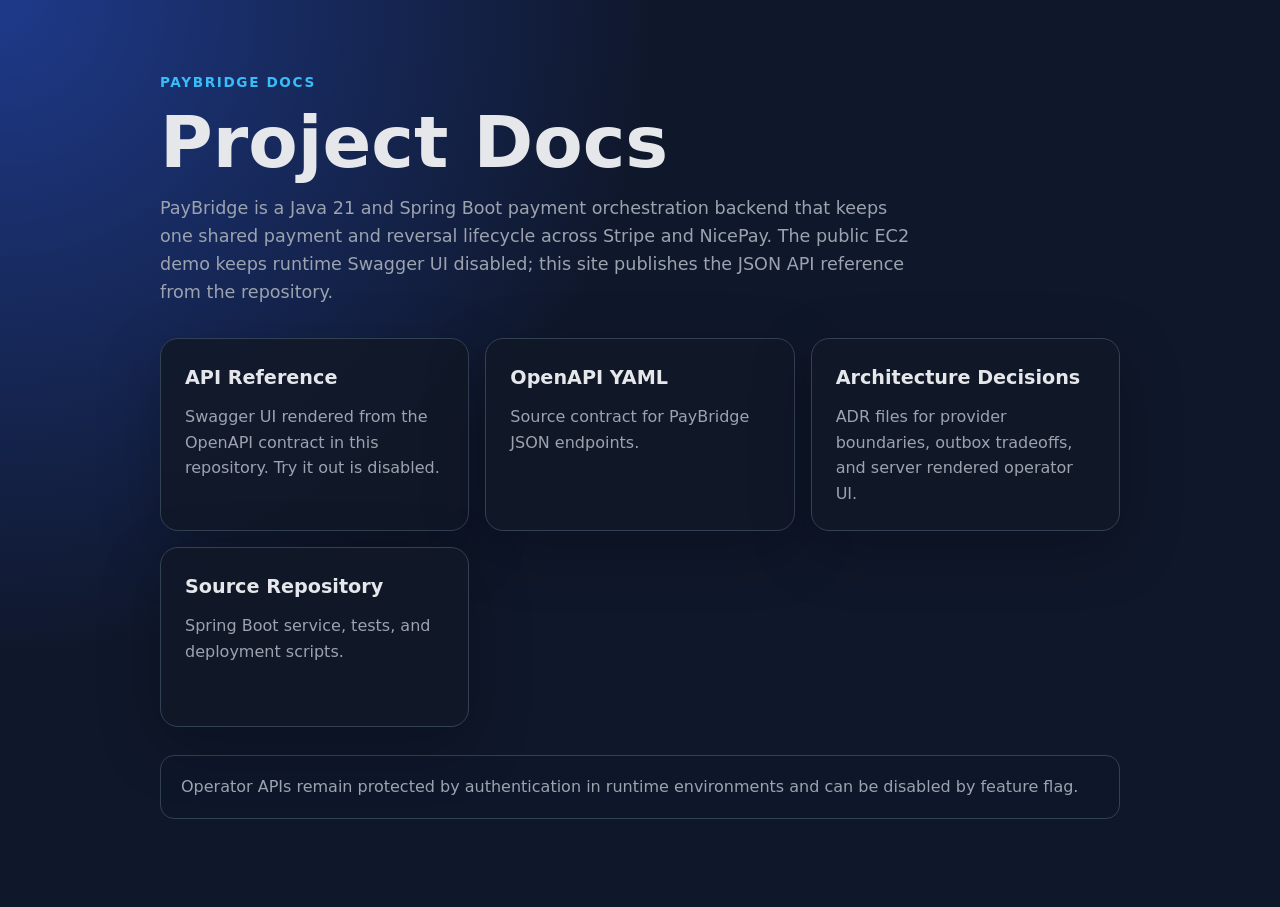
<file: docs/index.html>
<!doctype html>
<html lang="en">
<head>
  <meta charset="utf-8" />
  <meta name="viewport" content="width=device-width, initial-scale=1" />
  <title>PayBridge Project Docs</title>
  <style>
    :root {
      color-scheme: light dark;
      --bg: #0f172a;
      --panel: #111827;
      --text: #e5e7eb;
      --muted: #9ca3af;
      --link: #93c5fd;
      --border: #334155;
      --accent: #38bdf8;
    }

    * {
      box-sizing: border-box;
    }

    body {
      margin: 0;
      font-family: ui-sans-serif, system-ui, -apple-system, BlinkMacSystemFont, "Segoe UI", sans-serif;
      background: radial-gradient(circle at top left, #1e3a8a 0, var(--bg) 42%);
      color: var(--text);
      line-height: 1.6;
    }

    main {
      width: min(960px, calc(100% - 32px));
      margin: 0 auto;
      padding: 72px 0;
    }

    .eyebrow {
      color: var(--accent);
      font-size: 0.85rem;
      font-weight: 700;
      letter-spacing: 0.12em;
      text-transform: uppercase;
    }

    h1 {
      margin: 12px 0 16px;
      font-size: clamp(2.25rem, 6vw, 4.5rem);
      line-height: 1;
    }

    .lead {
      max-width: 760px;
      margin: 0 0 32px;
      color: var(--muted);
      font-size: 1.1rem;
    }

    .cards {
      display: grid;
      grid-template-columns: repeat(auto-fit, minmax(240px, 1fr));
      gap: 16px;
    }

    .card {
      display: block;
      min-height: 180px;
      padding: 24px;
      border: 1px solid var(--border);
      border-radius: 18px;
      background: color-mix(in srgb, var(--panel) 86%, transparent);
      color: inherit;
      text-decoration: none;
      box-shadow: 0 18px 60px rgba(0, 0, 0, 0.25);
    }

    .card:hover,
    .card:focus-visible {
      border-color: var(--accent);
      outline: none;
    }

    .card strong {
      display: block;
      margin-bottom: 10px;
      font-size: 1.2rem;
    }

    .card span {
      color: var(--muted);
    }

    .note {
      margin-top: 28px;
      padding: 18px 20px;
      border: 1px solid var(--border);
      border-radius: 14px;
      color: var(--muted);
      background: rgba(15, 23, 42, 0.72);
    }

    a {
      color: var(--link);
    }
  </style>
</head>
<body>
  <main>
    <div class="eyebrow">PayBridge docs</div>
    <h1>Project Docs</h1>
    <p class="lead">
      PayBridge is a Java 21 and Spring Boot payment orchestration backend that keeps one shared payment and reversal lifecycle across Stripe and NicePay. The public EC2 demo keeps runtime Swagger UI disabled; this site publishes the JSON API reference from the repository.
    </p>

    <section class="cards" aria-label="Documentation links">
      <a class="card" href="./api/">
        <strong>API Reference</strong>
        <span>Swagger UI rendered from the OpenAPI contract in this repository. Try it out is disabled.</span>
      </a>
      <a class="card" href="./openapi/paybridge-public.yaml">
        <strong>OpenAPI YAML</strong>
        <span>Source contract for PayBridge JSON endpoints.</span>
      </a>
      <a class="card" href="https://github.com/jinwoo-park-dev/paybridge/tree/main/docs/adr">
        <strong>Architecture Decisions</strong>
        <span>ADR files for provider boundaries, outbox tradeoffs, and server rendered operator UI.</span>
      </a>
      <a class="card" href="https://github.com/jinwoo-park-dev/paybridge">
        <strong>Source Repository</strong>
        <span>Spring Boot service, tests, and deployment scripts.</span>
      </a>
    </section>

    <p class="note">
      Operator APIs remain protected by authentication in runtime environments and can be disabled by feature flag.
    </p>
  </main>
</body>
</html>
</file>
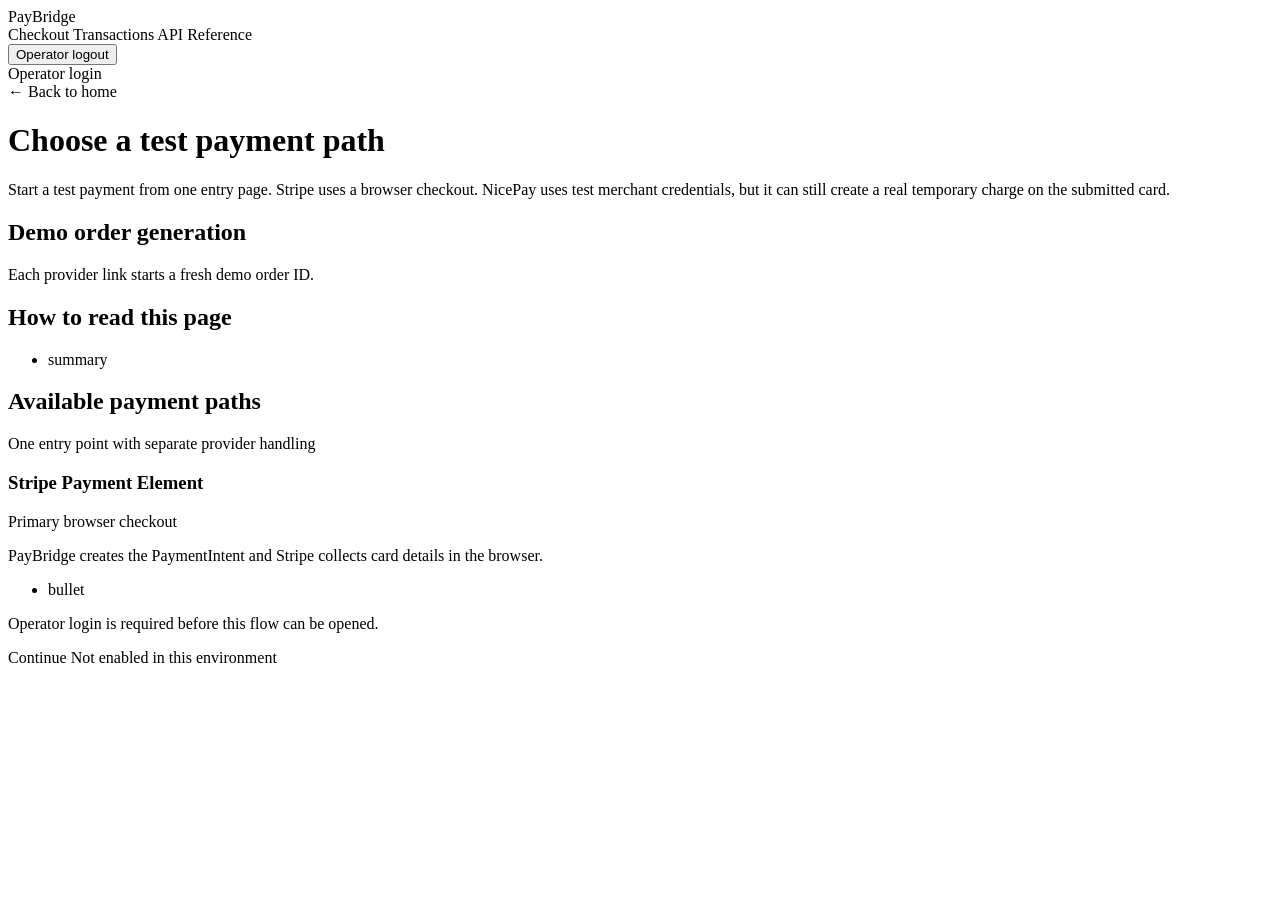
<file: src/main/resources/templates/checkout/index.html>
<!DOCTYPE html>
<html lang="en" xmlns:th="http://www.thymeleaf.org">
<head>
    <meta charset="UTF-8">
    <meta name="viewport" content="width=device-width, initial-scale=1.0">
    <title>PayBridge</title>
    <link rel="stylesheet" th:href="@{/css/app.css}">
    <script defer th:src="@{/js/app.js}"></script>
</head>
<body>
<div class="page-shell page-shell--narrow">
    <nav class="top-nav top-nav--inner">
        <a class="top-nav__brand" th:href="@{/}">PayBridge</a>
        <div class="top-nav__links">
            <a th:href="@{/checkout}">Checkout</a>
            <a th:if="${operatorAuthenticated}" th:href="@{/ops/transactions/search}">Transactions</a>
            <a th:if="${apiReferenceEnabled}" th:href="@{/swagger-ui/index.html}">API Reference</a>
            <form th:if="${operatorAuthenticated}" class="top-nav__logout-form" th:action="@{/operator/logout}" method="post">
                <button class="top-nav__logout-button" type="submit">Operator logout</button>
            </form>
            <a th:unless="${operatorAuthenticated}" th:href="${operatorLoginUrl}">Operator login</a>
        </div>
    </nav>

    <header class="section-hero">
        <a class="back-link" th:href="@{/}">← Back to home</a>
        <h1 th:text="${pageTitle}">Choose a test payment path</h1>
        <p class="muted">
            Start a test payment from one entry page. Stripe uses a browser checkout. NicePay uses test merchant credentials, but it can still create a real temporary charge on the submitted card.
        </p>
    </header>

    <section class="card card--wide card--soft">
        <div class="detail-grid">
            <article>
                <h2>Demo order generation</h2>
                <p class="muted" th:text="${demoOrderNote}">Each provider link starts a fresh demo order ID.</p>
            </article>
            <article>
                <h2>How to read this page</h2>
                <ul class="list">
                    <li th:each="item : ${selectionNotes}" th:text="${item}">summary</li>
                </ul>
            </article>
        </div>
    </section>

    <section class="card card--wide">
        <div class="table-header">
            <h2>Available payment paths</h2>
            <span class="muted">One entry point with separate provider handling</span>
        </div>

        <div class="provider-grid">
            <article class="provider-card" th:each="option : ${checkoutOptions}">
                <div class="table-header">
                    <h3 th:text="${option.title}">Stripe Payment Element</h3>
                    <span class="status-pill" th:text="${option.badge}">Primary browser checkout</span>
                </div>

                <p class="muted" th:text="${option.description}">
                    PayBridge creates the PaymentIntent and Stripe collects card details in the browser.
                </p>

                <ul class="list">
                    <li th:each="bullet : ${option.bullets}" th:text="${bullet}">bullet</li>
                </ul>

                <p class="muted" th:if="${option.operatorOnly}">
                    Operator login is required before this flow can be opened.
                </p>

                <div class="actions">
                    <a class="button button--primary"
                       th:if="${option.enabled}"
                       th:href="${option.actionUrl}"
                       th:text="${option.buttonLabel}">
                        Continue
                    </a>

                    <span class="status status--inactive" th:unless="${option.enabled}" th:text="${option.unavailableMessage}">
                        Not enabled in this environment
                    </span>
                </div>
            </article>
        </div>
    </section>
</div>
</body>
</html>
</file>
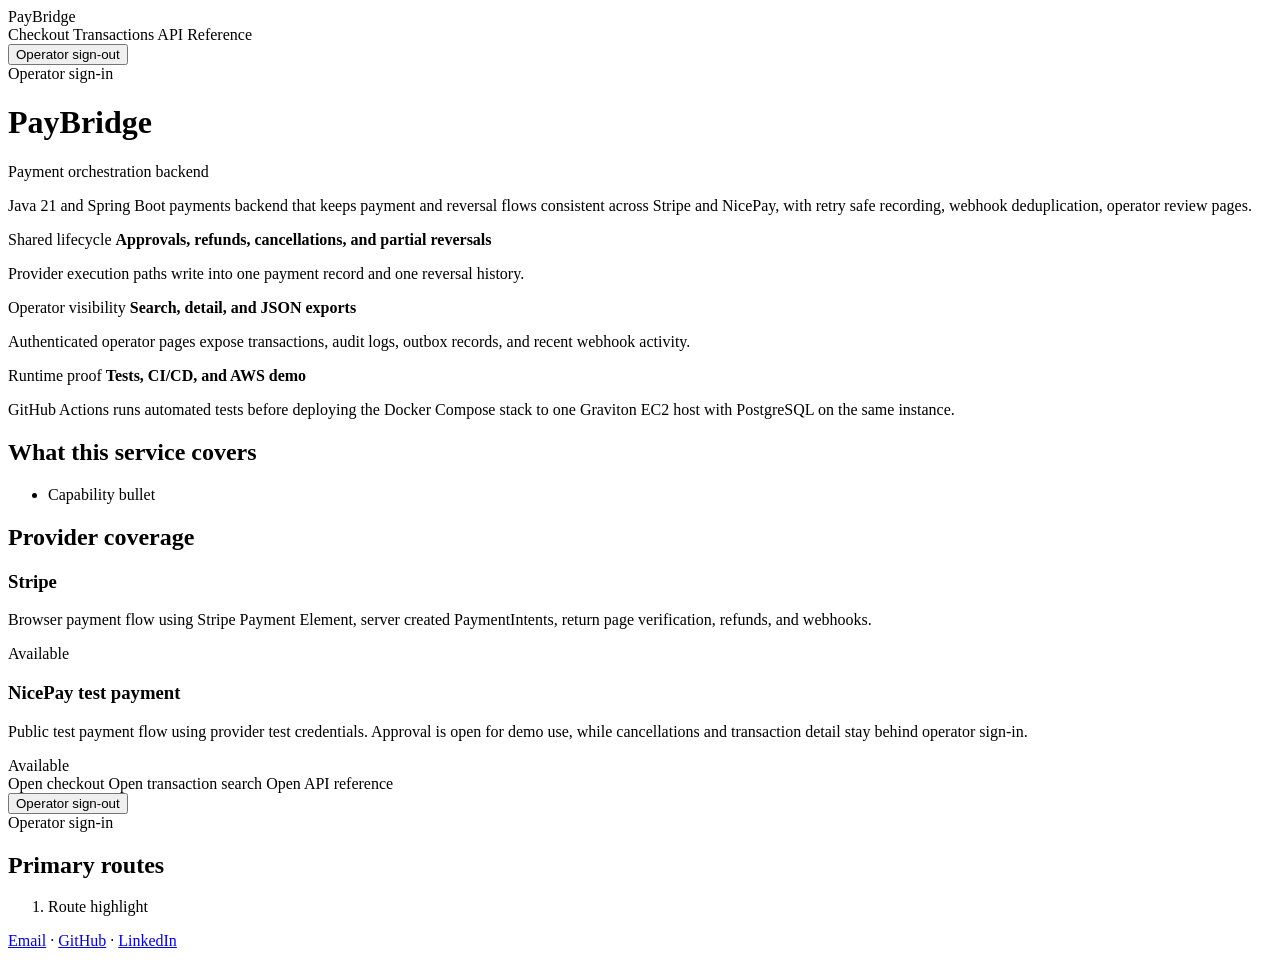
<file: src/main/resources/templates/home/index.html>
<!DOCTYPE html>
<html lang="en" xmlns:th="http://www.thymeleaf.org">
<head>
    <meta charset="UTF-8">
    <meta name="viewport" content="width=device-width, initial-scale=1.0">
    <title>PayBridge</title>
    <link rel="stylesheet" th:href="@{/css/app.css}">
    <script defer th:src="@{/js/app.js}"></script>
</head>
<body>
<div class="page-shell">
    <nav class="top-nav">
        <a class="top-nav__brand" th:href="@{/}">PayBridge</a>
        <div class="top-nav__links">
            <a th:href="@{/checkout}">Checkout</a>
            <a th:if="${operatorAuthenticated}" th:href="@{/ops/transactions/search}">Transactions</a>
            <a th:if="${apiReferenceEnabled}" th:href="@{/swagger-ui/index.html}">API Reference</a>
            <form th:if="${operatorAuthenticated}" class="top-nav__logout-form" th:action="@{/operator/logout}" method="post">
                <button class="top-nav__logout-button" type="submit">Operator sign-out</button>
            </form>
            <a th:unless="${operatorAuthenticated}" th:href="${operatorLoginUrl}">Operator sign-in</a>
        </div>
    </nav>

    <header class="hero">
        <h1 class="hero__title" th:text="${projectName}">PayBridge</h1>
        <p class="hero__subtitle" th:text="${projectTagline}">Payment orchestration backend</p>
        <p class="hero__copy">
            Java 21 and Spring Boot payments backend that keeps payment and reversal flows consistent across Stripe and NicePay,
            with retry safe recording, webhook deduplication, operator review pages.
        </p>
    </header>

    <section class="metrics-grid">
        <article class="metric-card">
            <span class="metric-card__label">Shared lifecycle</span>
            <strong class="metric-card__value">Approvals, refunds, cancellations, and partial reversals</strong>
            <p class="metric-card__copy">Provider execution paths write into one payment record and one reversal history.</p>
        </article>
        <article class="metric-card">
            <span class="metric-card__label">Operator visibility</span>
            <strong class="metric-card__value">Search, detail, and JSON exports</strong>
            <p class="metric-card__copy">Authenticated operator pages expose transactions, audit logs, outbox records, and recent webhook activity.</p>
        </article>
        <article class="metric-card">
            <span class="metric-card__label">Runtime proof</span>
            <strong class="metric-card__value">Tests, CI/CD, and AWS demo</strong>
            <p class="metric-card__copy">GitHub Actions runs automated tests before deploying the Docker Compose stack to one Graviton EC2 host with PostgreSQL on the same instance.</p>
        </article>
    </section>

    <main class="content-grid">
        <section class="card">
            <h2>What this service covers</h2>
            <ul class="list">
                <li th:each="bullet : ${productBullets}" th:text="${bullet}">Capability bullet</li>
            </ul>
        </section>

        <section class="card">
            <h2>Provider coverage</h2>
            <div class="provider-grid">
                <article class="provider-card">
                    <h3>Stripe</h3>
                    <p>Browser payment flow using Stripe Payment Element, server created PaymentIntents, return page verification, refunds, and webhooks.</p>
                    <span class="status" th:classappend="${stripeAvailable} ? ' status--enabled' : ' status--inactive'"
                          th:text="${stripeAvailable} ? 'Available' : ${providerUnavailableText}">Available</span>
                </article>
                <article class="provider-card">
                    <h3>NicePay test payment</h3>
                    <p>Public test payment flow using provider test credentials. Approval is open for demo use, while cancellations and transaction detail stay behind operator sign-in.</p>
                    <span class="status" th:classappend="${nicepayAvailable} ? ' status--enabled' : ' status--inactive'"
                          th:text="${nicepayAvailable} ? 'Available' : ${providerUnavailableText}">Available</span>
                </article>
            </div>
        </section>

        <section class="card card--wide">
            <div class="actions">
                <a class="button button--primary" th:href="@{/checkout}">Open checkout</a>
                <a class="button button--secondary" th:if="${operatorAuthenticated}" th:href="@{/ops/transactions/search}">Open transaction search</a>
                <a class="button button--secondary" th:if="${apiReferenceEnabled}" th:href="@{/swagger-ui/index.html}">Open API reference</a>
                <form th:if="${operatorAuthenticated}" class="actions__inline-form" th:action="@{/operator/logout}" method="post">
                    <button class="button button--secondary" type="submit">Operator sign-out</button>
                </form>
                <a class="button button--secondary" th:unless="${operatorAuthenticated}" th:href="${operatorLoginUrl}">Operator sign-in</a>
            </div>
        </section>

        <section class="card card--wide">
            <h2>Primary routes</h2>
            <ol class="list list--ordered">
                <li th:each="item : ${milestones}" th:text="${item}">Route highlight</li>
            </ol>
        </section>
    </main>

    <footer class="footer">
        <p>
            <a href="mailto:jinwoopark.dev@gmail.com">Email</a>
            <span aria-hidden="true"> · </span>
            <a href="https://github.com/jinwoo-park-dev" target="_blank" rel="noopener noreferrer">GitHub</a>
            <span aria-hidden="true"> · </span>
            <a href="https://linkedin.com/in/jinwoo-park-dev" target="_blank" rel="noopener noreferrer">LinkedIn</a>
        </p>
    </footer>
</div>
</body>
</html>
</file>
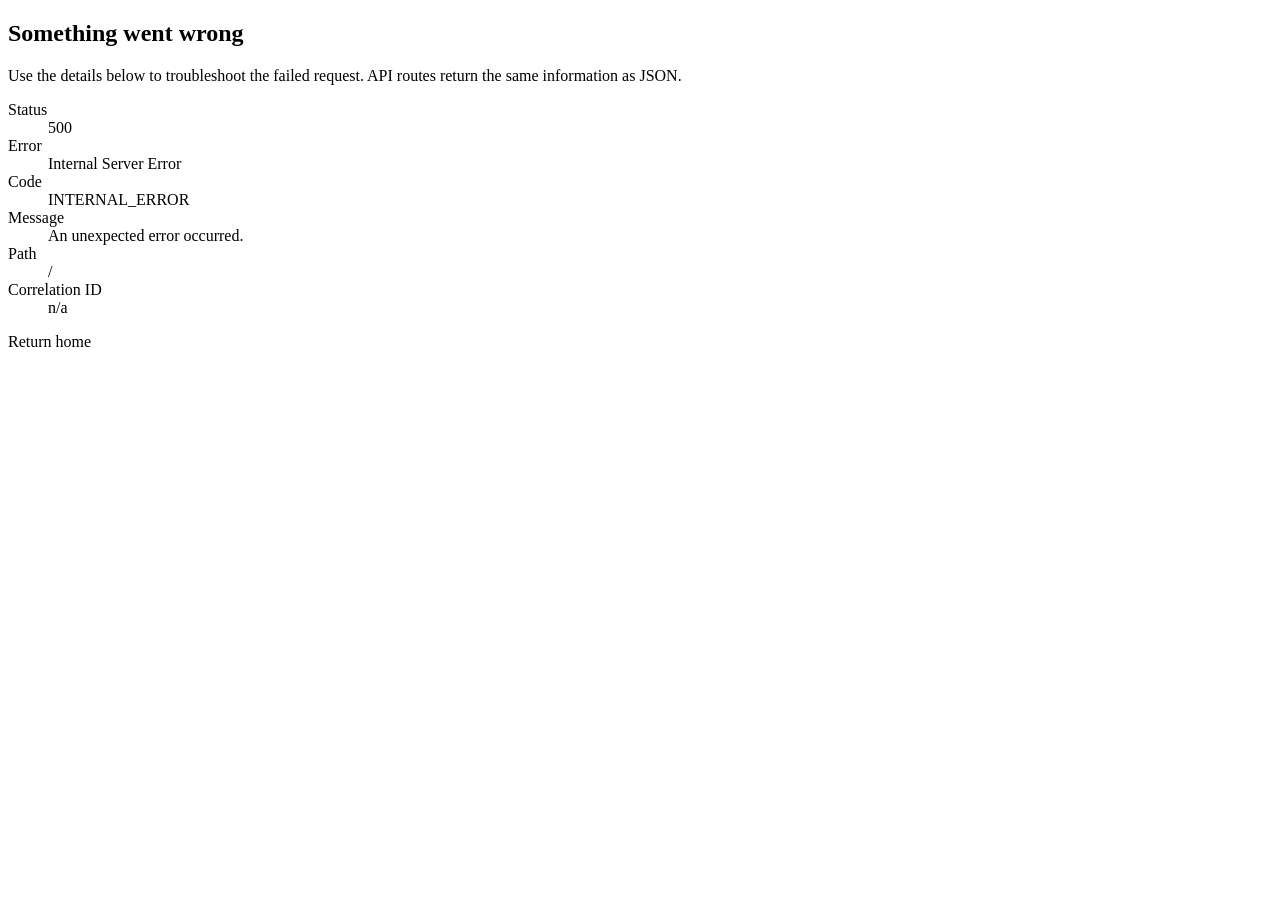
<file: src/main/resources/templates/error/default-error.html>
<!DOCTYPE html>
<html lang="en" xmlns:th="http://www.thymeleaf.org">
<head>
    <meta charset="UTF-8">
    <meta name="viewport" content="width=device-width, initial-scale=1.0">
    <title>PayBridge Error</title>
    <link rel="stylesheet" th:href="@{/css/app.css}">
</head>
<body>
<div class="page-shell">
    <main class="content-grid">
        <section class="card card--wide">
            <h1>Something went wrong</h1>
            <p class="muted">Use the details below to troubleshoot the failed request. API routes return the same information as JSON.</p>

            <dl class="definition-list">
                <div>
                    <dt>Status</dt>
                    <dd th:text="${status}">500</dd>
                </div>
                <div>
                    <dt>Error</dt>
                    <dd th:text="${error}">Internal Server Error</dd>
                </div>
                <div>
                    <dt>Code</dt>
                    <dd th:text="${code}">INTERNAL_ERROR</dd>
                </div>
                <div>
                    <dt>Message</dt>
                    <dd th:text="${message}">An unexpected error occurred.</dd>
                </div>
                <div>
                    <dt>Path</dt>
                    <dd th:text="${path}">/</dd>
                </div>
                <div>
                    <dt>Correlation ID</dt>
                    <dd th:text="${correlationId} ?: 'n/a'">n/a</dd>
                </div>
            </dl>

            <a class="button button--primary" th:href="@{/}">Return home</a>
        </section>
    </main>
</div>
</body>
</html>
</file>
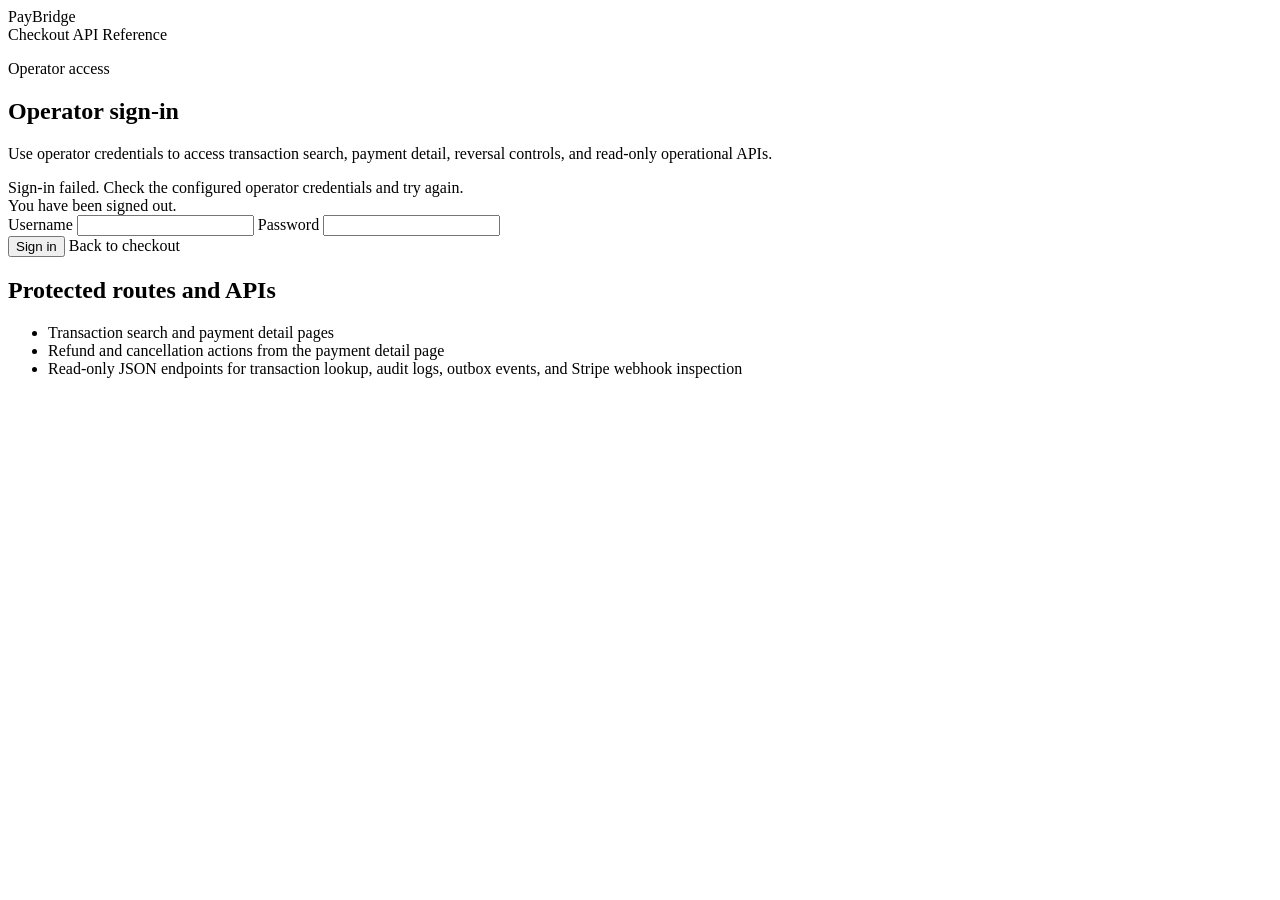
<file: src/main/resources/templates/operator/login.html>
<!DOCTYPE html>
<html lang="en" xmlns:th="http://www.thymeleaf.org">
<head>
    <meta charset="UTF-8">
    <meta name="viewport" content="width=device-width, initial-scale=1.0">
    <title>PayBridge — Operator Sign-in</title>
    <link rel="stylesheet" th:href="@{/css/app.css}">
    <script defer th:src="@{/js/app.js}"></script>
</head>
<body>
<div class="page-shell page-shell--narrow page-shell--auth">
    <nav class="top-nav top-nav--inner">
        <a class="top-nav__brand" th:href="@{/}">PayBridge</a>
        <div class="top-nav__links">
            <a th:href="@{/checkout}">Checkout</a>
            <a th:if="${apiReferenceEnabled}" th:href="@{/swagger-ui/index.html}">API Reference</a>
        </div>
    </nav>

    <section class="card auth-card">
        <p class="hero__eyebrow auth-eyebrow">Operator access</p>
        <h1>Operator sign-in</h1>
        <p class="muted">
            Use operator credentials to access transaction search, payment detail, reversal controls, and read-only operational APIs.
        </p>

        <div class="alert alert--error" th:if="${loginError}">
            Sign-in failed. Check the configured operator credentials and try again.
        </div>
        <div class="alert alert--success" th:if="${loggedOut}">
            You have been signed out.
        </div>

        <form th:action="@{/operator/login}" method="post" class="search-form">
            <div class="form-grid auth-form-grid">
                <label>
                    <span>Username</span>
                    <input type="text" name="username" autocomplete="username" required>
                </label>
                <label>
                    <span>Password</span>
                    <input type="password" name="password" autocomplete="current-password" required>
                </label>
            </div>
            <div class="actions">
                <button class="button button--primary" type="submit">Sign in</button>
                <a class="button button--secondary" th:href="@{/checkout}">Back to checkout</a>
            </div>
        </form>

        <section class="card card--soft card--tight auth-hint-card">
            <h2>Protected routes and APIs</h2>
            <ul class="list">
                <li>Transaction search and payment detail pages</li>
                <li>Refund and cancellation actions from the payment detail page</li>
                <li>Read-only JSON endpoints for transaction lookup, audit logs, outbox events, and Stripe webhook inspection</li>
            </ul>
        </section>
    </section>
</div>
</body>
</html>
</file>
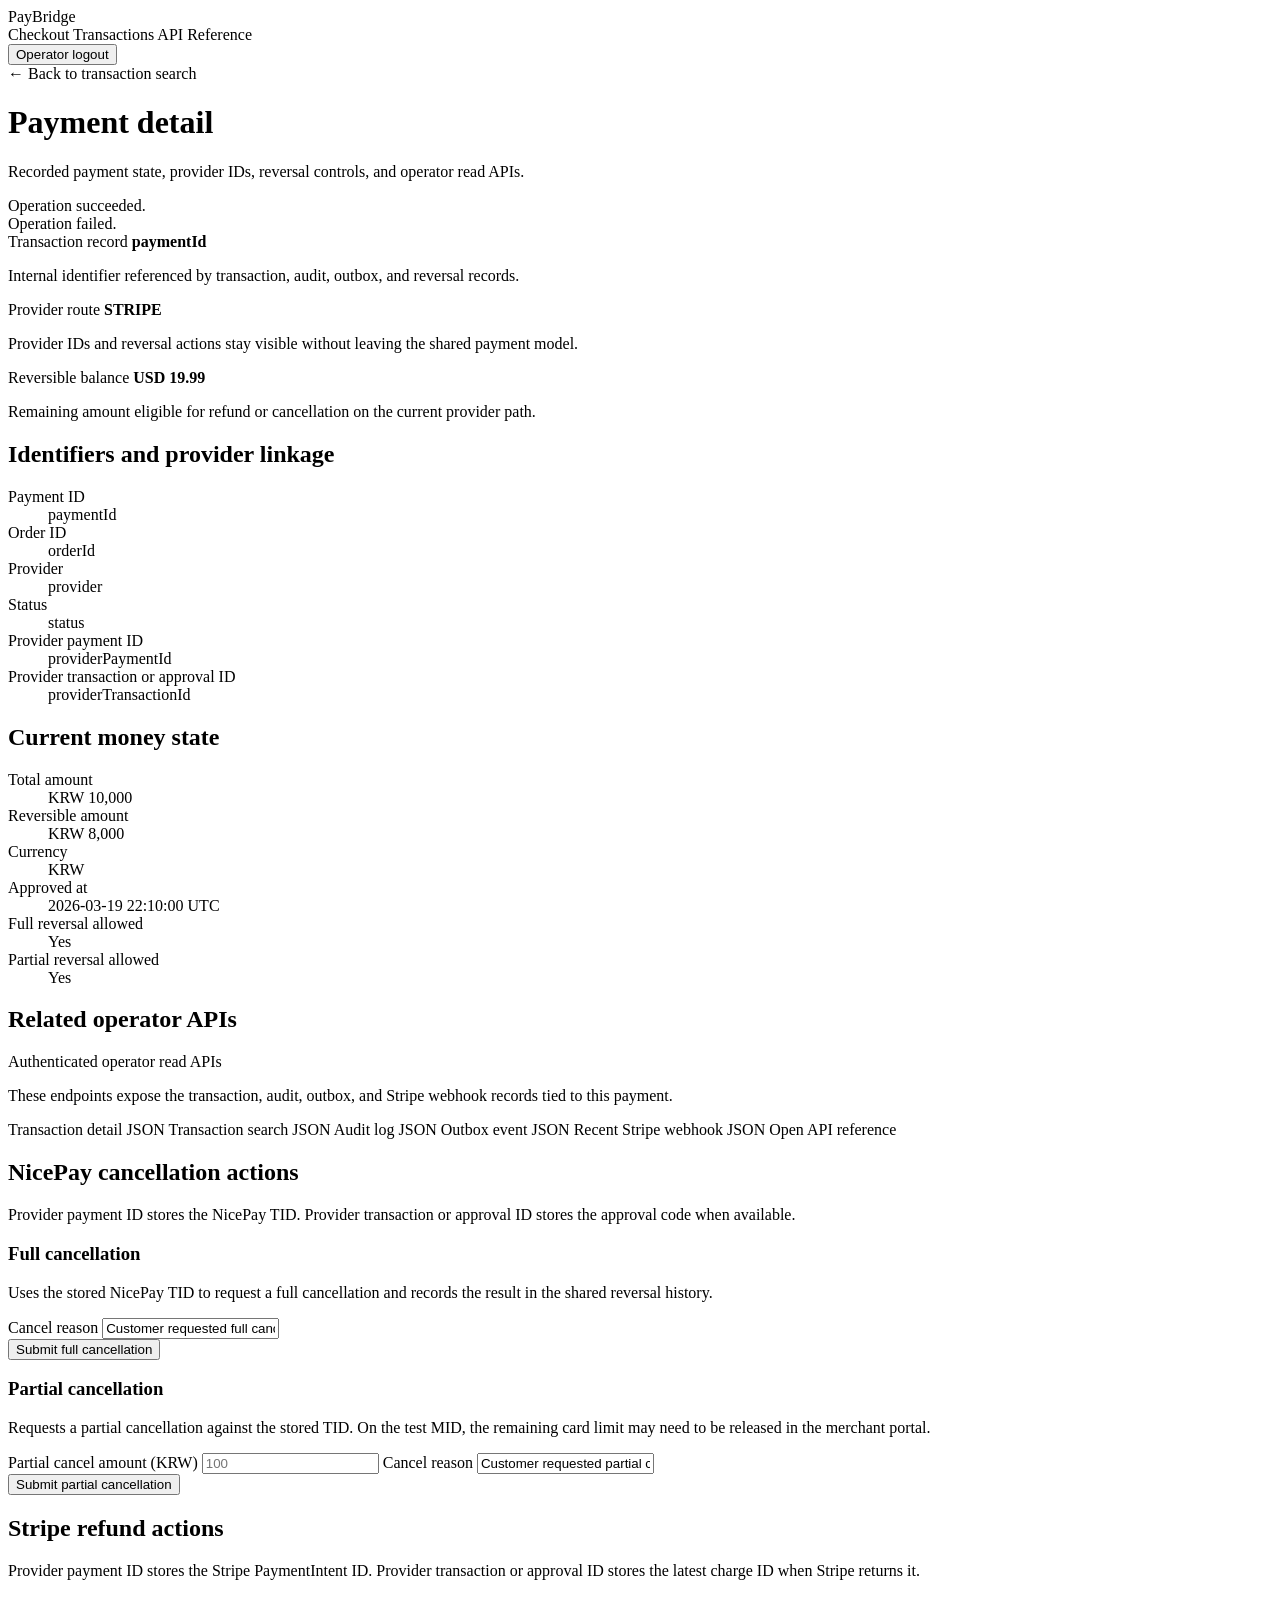
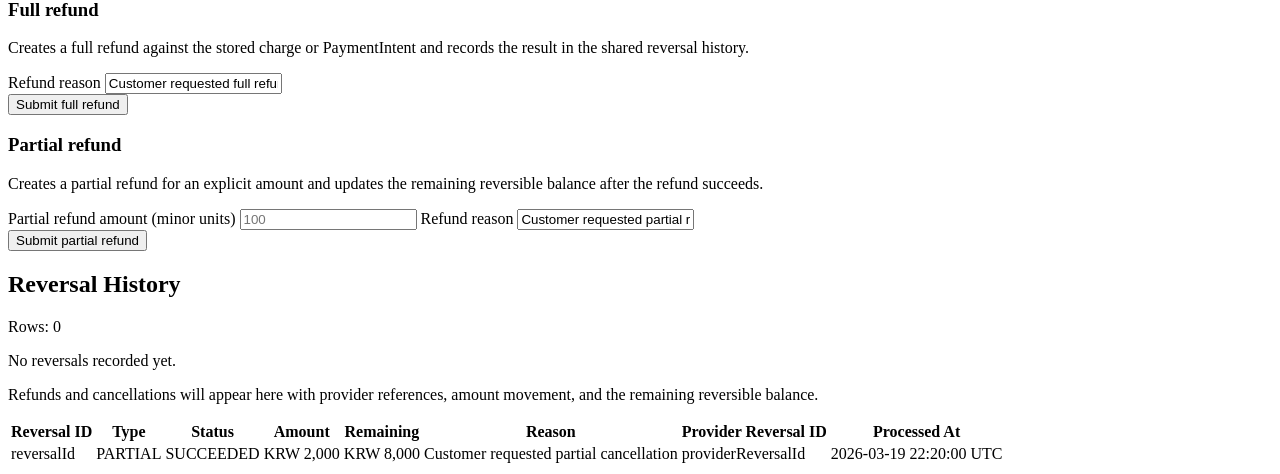
<file: src/main/resources/templates/payment/detail.html>
<!DOCTYPE html>
<html lang="en" xmlns:th="http://www.thymeleaf.org">
<head>
    <meta charset="UTF-8">
    <meta name="viewport" content="width=device-width, initial-scale=1.0">
    <title>PayBridge</title>
    <link rel="stylesheet" th:href="@{/css/app.css}">
    <script defer th:src="@{/js/app.js}"></script>
</head>
<body>
<div class="page-shell page-shell--narrow">
    <nav class="top-nav top-nav--inner">
        <a class="top-nav__brand" th:href="@{/}">PayBridge</a>
        <div class="top-nav__links">
            <a th:href="@{/checkout}">Checkout</a>
            <a th:if="${operatorAuthenticated}" th:href="@{/ops/transactions/search}">Transactions</a>
            <a th:if="${apiReferenceEnabled}" th:href="@{/swagger-ui/index.html}">API Reference</a>
            <form class="top-nav__logout-form" th:action="@{/operator/logout}" method="post">
                <button class="top-nav__logout-button" type="submit">Operator logout</button>
            </form>
        </div>
    </nav>

    <header class="section-hero">
        <a class="back-link" th:href="@{/ops/transactions/search}">← Back to transaction search</a>
        <h1>Payment detail</h1>
        <p class="muted">Recorded payment state, provider IDs, reversal controls, and operator read APIs.</p>
    </header>

    <div th:if="${opsMessage}" class="alert alert--success alert--dismissible" th:text="${opsMessage}">Operation succeeded.</div>
    <div th:if="${opsError}" class="alert alert--error alert--dismissible" th:text="${opsError}">Operation failed.</div>

    <section class="detail-summary-grid">
        <article class="metric-card">
            <span class="metric-card__label">Transaction record</span>
            <strong class="metric-card__value metric-card__value--mono" th:text="${payment.paymentId()}">paymentId</strong>
            <p class="metric-card__copy">Internal identifier referenced by transaction, audit, outbox, and reversal records.</p>
        </article>
        <article class="metric-card">
            <span class="metric-card__label">Provider route</span>
            <strong class="metric-card__value" th:text="${payment.provider()}">STRIPE</strong>
            <p class="metric-card__copy">Provider IDs and reversal actions stay visible without leaving the shared payment model.</p>
        </article>
        <article class="metric-card">
            <span class="metric-card__label">Reversible balance</span>
            <strong class="metric-card__value" th:text="${payment.reversibleAmountDisplay()}">USD 19.99</strong>
            <p class="metric-card__copy">Remaining amount eligible for refund or cancellation on the current provider path.</p>
        </article>
    </section>

    <section class="card card--wide">
        <div class="detail-grid">
            <article>
                <h2>Identifiers and provider linkage</h2>
                <dl class="definition-list">
                    <dt>Payment ID</dt><dd class="mono" th:text="${payment.paymentId()}">paymentId</dd>
                    <dt>Order ID</dt><dd th:text="${payment.orderId()}">orderId</dd>
                    <dt>Provider</dt><dd th:text="${payment.provider()}">provider</dd>
                    <dt>Status</dt><dd th:text="${payment.status()}">status</dd>
                    <dt>Provider payment ID</dt><dd class="mono" th:text="${payment.providerPaymentId()}">providerPaymentId</dd>
                    <dt>Provider transaction or approval ID</dt><dd class="mono" th:text="${payment.providerTransactionId()}">providerTransactionId</dd>
                </dl>
            </article>

            <article>
                <h2>Current money state</h2>
                <dl class="definition-list">
                    <dt>Total amount</dt><dd th:text="${payment.amountDisplay()}">KRW 10,000</dd>
                    <dt>Reversible amount</dt><dd th:text="${payment.reversibleAmountDisplay()}">KRW 8,000</dd>
                    <dt>Currency</dt><dd th:text="${payment.currency()}">KRW</dd>
                    <dt>Approved at</dt><dd th:text="${payment.approvedAtDisplay()}">2026-03-19 22:10:00 UTC</dd>
                    <dt>Full reversal allowed</dt><dd th:text="${payment.fullReversalAllowed()} ? 'Yes' : 'No'">Yes</dd>
                    <dt>Partial reversal allowed</dt><dd th:text="${payment.partialReversalAllowed()} ? 'Yes' : 'No'">Yes</dd>
                </dl>
            </article>
        </div>
    </section>

    <section class="card card--wide">
        <div class="table-header">
            <h2>Related operator APIs</h2>
            <span class="muted">Authenticated operator read APIs</span>
        </div>
        <p class="muted">These endpoints expose the transaction, audit, outbox, and Stripe webhook records tied to this payment.</p>
        <div class="actions">
            <a class="button button--secondary"
               th:href="@{/api/ops/transactions/{paymentId}(paymentId=${payment.paymentId()})}">Transaction detail JSON</a>
            <a class="button button--secondary"
               th:href="@{/api/ops/transactions}">Transaction search JSON</a>
            <a class="button button--secondary"
               th:href="@{/api/ops/transactions/{paymentId}/audit-logs(paymentId=${payment.paymentId()})}">Audit log JSON</a>
            <a class="button button--secondary"
               th:href="@{/api/ops/transactions/{paymentId}/outbox-events(paymentId=${payment.paymentId()})}">Outbox event JSON</a>
            <a class="button button--secondary" th:if="${payment.provider().name() == 'STRIPE'}" th:href="@{/api/ops/stripe-webhooks}">Recent Stripe webhook JSON</a>
            <a class="button button--secondary" th:if="${apiReferenceEnabled}" th:href="@{/swagger-ui/index.html}">Open API reference</a>
        </div>
    </section>

    <section class="card card--wide" th:if="${payment.provider().name() == 'NICEPAY'}">
        <div class="table-header">
            <h2>NicePay cancellation actions</h2>
            <span class="muted">Provider payment ID stores the NicePay TID. Provider transaction or approval ID stores the approval code when available.</span>
        </div>

        <div class="ops-action-grid">
            <form class="card card--tight" th:action="@{'/payments/nicepay/' + ${payment.paymentId()} + '/cancel'}" method="post" data-confirm="Run a full NicePay cancellation for this payment?">
                <h3>Full cancellation</h3>
                <p class="muted">Uses the stored NicePay TID to request a full cancellation and records the result in the shared reversal history.</p>
                <label>
                    <span>Cancel reason</span>
                    <input type="text" name="cancelReason" maxlength="100" value="Customer requested full cancellation.">
                </label>
                <div class="actions actions--compact">
                    <button class="button button--primary" type="submit" th:disabled="${!payment.fullReversalAllowed()}">Submit full cancellation</button>
                </div>
            </form>

            <form class="card card--tight" th:action="@{'/payments/nicepay/' + ${payment.paymentId()} + '/partial-cancel'}" method="post" data-confirm="Run a partial NicePay cancellation for this payment?">
                <h3>Partial cancellation</h3>
                <p class="muted">Requests a partial cancellation against the stored TID. On the test MID, the remaining card limit may need to be released in the merchant portal.</p>
                <label>
                    <span>Partial cancel amount (KRW)</span>
                    <input type="number" name="cancelAmountMinor" min="1" step="1" placeholder="100">
                </label>
                <label>
                    <span>Cancel reason</span>
                    <input type="text" name="cancelReason" maxlength="100" value="Customer requested partial cancellation.">
                </label>
                <div class="actions actions--compact">
                    <button class="button button--secondary" type="submit" th:disabled="${!payment.partialReversalAllowed()}">Submit partial cancellation</button>
                </div>
            </form>
        </div>
    </section>

    <section class="card card--wide" th:if="${payment.provider().name() == 'STRIPE'}">
        <div class="table-header">
            <h2>Stripe refund actions</h2>
            <span class="muted">Provider payment ID stores the Stripe PaymentIntent ID. Provider transaction or approval ID stores the latest charge ID when Stripe returns it.</span>
        </div>

        <div class="ops-action-grid">
            <form class="card card--tight" th:action="@{'/payments/stripe/' + ${payment.paymentId()} + '/refund'}" method="post" data-confirm="Run a full Stripe refund for this payment?">
                <h3>Full refund</h3>
                <p class="muted">Creates a full refund against the stored charge or PaymentIntent and records the result in the shared reversal history.</p>
                <label>
                    <span>Refund reason</span>
                    <input type="text" name="refundReason" maxlength="100" value="Customer requested full refund.">
                </label>
                <div class="actions actions--compact">
                    <button class="button button--primary" type="submit" th:disabled="${!payment.fullReversalAllowed()}">Submit full refund</button>
                </div>
            </form>

            <form class="card card--tight" th:action="@{'/payments/stripe/' + ${payment.paymentId()} + '/partial-refund'}" method="post" data-confirm="Run a partial Stripe refund for this payment?">
                <h3>Partial refund</h3>
                <p class="muted">Creates a partial refund for an explicit amount and updates the remaining reversible balance after the refund succeeds.</p>
                <label>
                    <span>Partial refund amount (minor units)</span>
                    <input type="number" name="refundAmountMinor" min="1" step="1" placeholder="100">
                </label>
                <label>
                    <span>Refund reason</span>
                    <input type="text" name="refundReason" maxlength="100" value="Customer requested partial refund.">
                </label>
                <div class="actions actions--compact">
                    <button class="button button--secondary" type="submit" th:disabled="${!payment.partialReversalAllowed()}">Submit partial refund</button>
                </div>
            </form>
        </div>
    </section>

    <section class="card card--wide">
        <div class="table-header">
            <h2>Reversal History</h2>
            <span class="muted" th:text="'Rows: ' + ${reversalCount}">Rows: 0</span>
        </div>

        <div th:if="${payment.reversals().isEmpty()}" class="empty-state">
            <p>No reversals recorded yet.</p>
            <p class="muted">Refunds and cancellations will appear here with provider references, amount movement, and the remaining reversible balance.</p>
        </div>

        <div th:unless="${payment.reversals().isEmpty()}" class="table-scroll">
            <table class="data-table">
                <thead>
                <tr>
                    <th>Reversal ID</th>
                    <th>Type</th>
                    <th>Status</th>
                    <th>Amount</th>
                    <th>Remaining</th>
                    <th>Reason</th>
                    <th>Provider Reversal ID</th>
                    <th>Processed At</th>
                </tr>
                </thead>
                <tbody>
                <tr th:each="row : ${payment.reversals()}">
                    <td class="mono" th:text="${row.reversalId()}">reversalId</td>
                    <td th:text="${row.reversalType()}">PARTIAL</td>
                    <td th:text="${row.reversalStatus()}">SUCCEEDED</td>
                    <td th:text="${row.amountDisplay()}">KRW 2,000</td>
                    <td th:text="${row.remainingAmountDisplay()}">KRW 8,000</td>
                    <td th:text="${row.reason()}">Customer requested partial cancellation</td>
                    <td class="mono" th:text="${row.providerReversalId()}">providerReversalId</td>
                    <td th:text="${row.processedAtDisplay()}">2026-03-19 22:20:00 UTC</td>
                </tr>
                </tbody>
            </table>
        </div>
    </section>
</div>
</body>
</html>
</file>
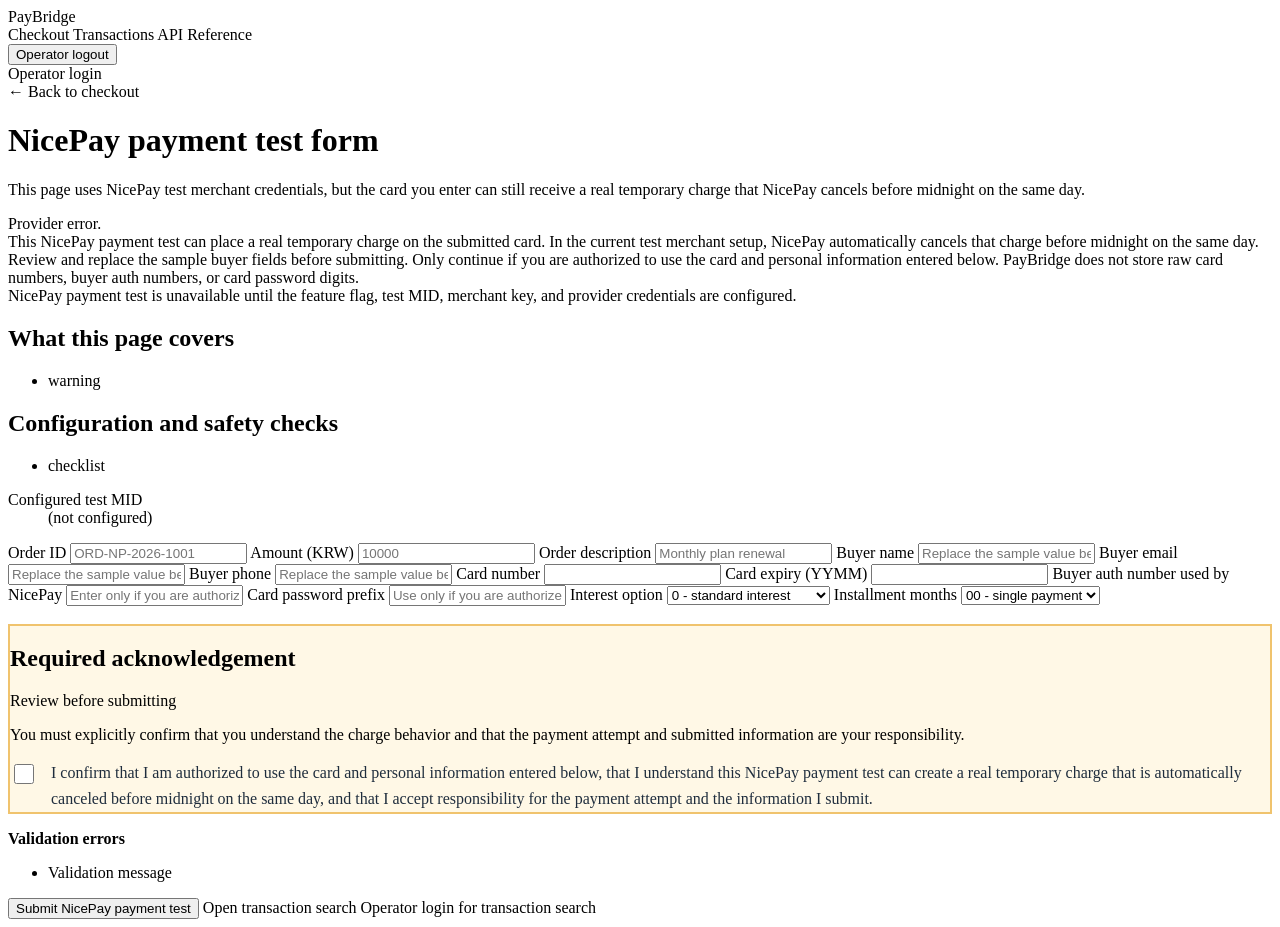
<file: src/main/resources/templates/payment/nicepay-keyin.html>
<!DOCTYPE html>
<html lang="en" xmlns:th="http://www.thymeleaf.org">
<head>
    <meta charset="UTF-8">
    <meta name="viewport" content="width=device-width, initial-scale=1.0">
    <title>PayBridge</title>
    <link rel="stylesheet" th:href="@{/css/app.css}">
    <script defer th:src="@{/js/app.js}"></script>
</head>
<body>
<div class="page-shell page-shell--narrow">
    <nav class="top-nav top-nav--inner">
        <a class="top-nav__brand" th:href="@{/}">PayBridge</a>
        <div class="top-nav__links">
            <a th:href="@{/checkout}">Checkout</a>
            <a th:if="${operatorAuthenticated}" th:href="@{/ops/transactions/search}">Transactions</a>
            <a th:if="${apiReferenceEnabled}" th:href="@{/swagger-ui/index.html}">API Reference</a>
            <form th:if="${operatorAuthenticated}" class="top-nav__logout-form" th:action="@{/operator/logout}" method="post">
                <button class="top-nav__logout-button" type="submit">Operator logout</button>
            </form>
            <a th:unless="${operatorAuthenticated}" th:href="${operatorLoginUrl}">Operator login</a>
        </div>
    </nav>

    <header class="section-hero">
        <a class="back-link" th:href="@{/checkout}">← Back to checkout</a>
        <h1>NicePay payment test form</h1>
        <p class="muted">This page uses NicePay test merchant credentials, but the card you enter can still receive a real temporary charge that NicePay cancels before midnight on the same day.</p>
    </header>

    <div th:if="${submitError}" class="alert alert--error alert--dismissible" th:text="${submitError}">Provider error.</div>
    <div class="alert alert--warning">
        This NicePay payment test can place a real temporary charge on the submitted card. In the current test merchant setup, NicePay automatically cancels that charge before midnight on the same day.
    </div>
    <div class="alert alert--info">
        Review and replace the sample buyer fields before submitting. Only continue if you are authorized to use the card and personal information entered below. PayBridge does not store raw card numbers, buyer auth numbers, or card password digits.
    </div>
    <div class="alert alert--info" th:if="${!nicePayEnabled}">
        NicePay payment test is unavailable until the feature flag, test MID, merchant key, and provider credentials are configured.
    </div>

    <section class="card card--wide card--soft">
        <div class="detail-grid">
            <article>
                <h2>What this page covers</h2>
                <ul class="list">
                    <li th:each="warning : ${testWarnings}" th:text="${warning}">warning</li>
                </ul>
            </article>
            <article>
                <h2>Configuration and safety checks</h2>
                <ul class="list">
                    <li th:each="item : ${providerChecklist}" th:text="${item}">checklist</li>
                </ul>
                <dl class="definition-list definition-list--single">
                    <dt>Configured test MID</dt>
                    <dd class="mono" th:text="${merchantIdPreview}">(not configured)</dd>
                </dl>
            </article>
        </div>
    </section>

    <section class="card card--wide">
        <form th:action="@{/payments/nicepay/keyin/approve}" th:object="${form}" method="post" autocomplete="off">
            <div class="form-grid">
                <label>
                    <span>Order ID</span>
                    <input type="text" th:field="*{orderId}" placeholder="ORD-NP-2026-1001">
                </label>
                <label>
                    <span>Amount (KRW)</span>
                    <input type="number" th:field="*{amountMinor}" min="1" step="1" placeholder="10000">
                </label>
                <label>
                    <span>Order description</span>
                    <input type="text" th:field="*{goodsName}" placeholder="Monthly plan renewal">
                </label>
                <label>
                    <span>Buyer name</span>
                    <input type="text" th:field="*{buyerName}" placeholder="Replace the sample value before submitting">
                </label>
                <label>
                    <span>Buyer email</span>
                    <input type="email" th:field="*{buyerEmail}" placeholder="Replace the sample value before submitting">
                </label>
                <label>
                    <span>Buyer phone</span>
                    <input type="text" th:field="*{buyerTel}" inputmode="numeric" placeholder="Replace the sample value before submitting">
                </label>
                <label>
                    <span>Card number</span>
                    <input type="text" id="cardNumber" name="cardNumber" autocomplete="off" inputmode="numeric">
                </label>
                <label>
                    <span>Card expiry (YYMM)</span>
                    <input type="text" id="cardExpireYyMm" name="cardExpireYyMm" autocomplete="off" inputmode="numeric">
                </label>
                <label>
                    <span>Buyer auth number used by NicePay</span>
                    <input type="text" id="buyerAuthNumber" name="buyerAuthNumber" autocomplete="off" inputmode="numeric" placeholder="Enter only if you are authorized to use it">
                </label>
                <label>
                    <span>Card password prefix</span>
                    <input type="password" id="cardPasswordTwoDigits" name="cardPasswordTwoDigits" autocomplete="off" inputmode="numeric" placeholder="Use only if you are authorized to enter it">
                </label>
                <label>
                    <span>Interest option</span>
                    <select th:field="*{cardInterest}">
                        <option value="0">0 - standard interest</option>
                        <option value="1">1 - merchant no interest</option>
                    </select>
                </label>
                <label>
                    <span>Installment months</span>
                    <select th:field="*{cardQuota}">
                        <option value="00">00 - single payment</option>
                        <option value="02">02 - 2 months</option>
                        <option value="03">03 - 3 months</option>
                        <option value="06">06 - 6 months</option>
                    </select>
                </label>
            </div>

            <section class="card card--tight card--soft" style="margin-top: 18px; border: 2px solid #f0c36d; background: #fff8e6;">
                <div class="table-header">
                    <h2>Required acknowledgement</h2>
                    <span class="status-pill">Review before submitting</span>
                </div>
                <p class="muted">You must explicitly confirm that you understand the charge behavior and that the payment attempt and submitted information are your responsibility.</p>
                <label style="display: flex; align-items: flex-start; gap: 14px; margin-top: 12px; cursor: pointer;">
                    <input type="checkbox" th:field="*{testDataAcknowledged}" style="width: 20px; height: 20px; margin-top: 4px; flex: 0 0 auto;">
                    <span style="line-height: 1.6; color: #1f2d3d;">
                        I confirm that I am authorized to use the card and personal information entered below, that I understand this NicePay payment test can create a real temporary charge that is automatically canceled before midnight on the same day, and that I accept responsibility for the payment attempt and the information I submit.
                    </span>
                </label>
            </section>

            <div class="validation-summary" th:if="${#fields.hasAnyErrors()}">
                <p class="muted"><strong>Validation errors</strong></p>
                <ul class="list">
                    <li th:each="error : ${#fields.errors('*')}" th:text="${error}">Validation message</li>
                </ul>
            </div>

            <div class="actions">
                <button class="button button--primary" type="submit" th:disabled="${!nicePayEnabled}">Submit NicePay payment test</button>
                <a class="button button--secondary" th:if="${operatorAuthenticated}" th:href="@{/ops/transactions/search}">Open transaction search</a>
                <a class="button button--secondary" th:unless="${operatorAuthenticated}" th:href="${operatorLoginUrl}">Operator login for transaction search</a>
            </div>
        </form>
    </section>
</div>
</body>
</html>
</file>
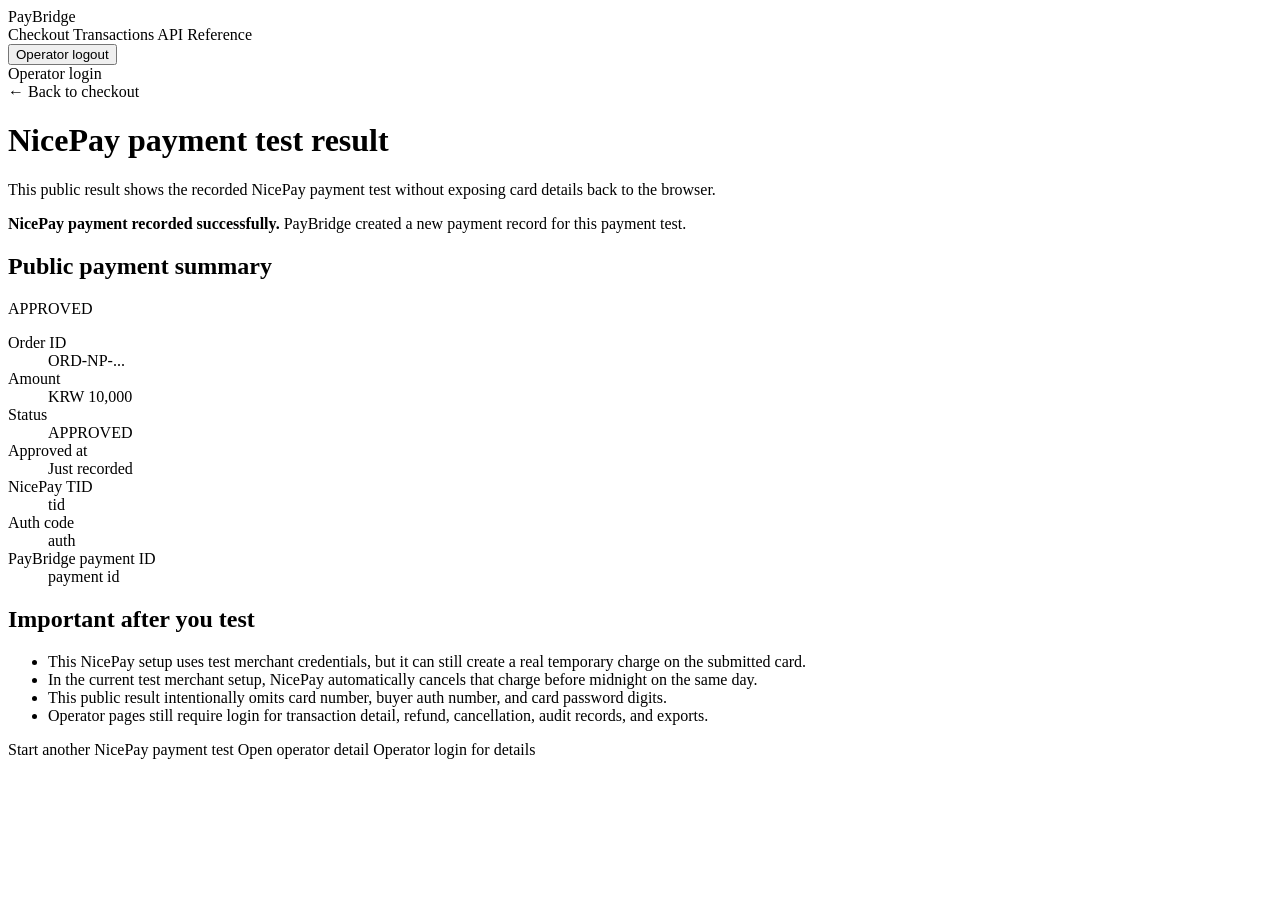
<file: src/main/resources/templates/payment/nicepay-result.html>
<!DOCTYPE html>
<html lang="en" xmlns:th="http://www.thymeleaf.org">
<head>
    <meta charset="UTF-8">
    <meta name="viewport" content="width=device-width, initial-scale=1.0">
    <title>PayBridge</title>
    <link rel="stylesheet" th:href="@{/css/app.css}">
    <script defer th:src="@{/js/app.js}"></script>
</head>
<body>
<div class="page-shell page-shell--narrow">
    <nav class="top-nav top-nav--inner">
        <a class="top-nav__brand" th:href="@{/}">PayBridge</a>
        <div class="top-nav__links">
            <a th:href="@{/checkout}">Checkout</a>
            <a th:if="${operatorAuthenticated}" th:href="@{/ops/transactions/search}">Transactions</a>
            <a th:if="${apiReferenceEnabled}" th:href="@{/swagger-ui/index.html}">API Reference</a>
            <form th:if="${operatorAuthenticated}" class="top-nav__logout-form" th:action="@{/operator/logout}" method="post">
                <button class="top-nav__logout-button" type="submit">Operator logout</button>
            </form>
            <a th:unless="${operatorAuthenticated}" th:href="${operatorLoginUrl}">Operator login</a>
        </div>
    </nav>

    <header class="section-hero">
        <a class="back-link" th:href="@{/checkout}">← Back to checkout</a>
        <h1>NicePay payment test result</h1>
        <p class="muted">This public result shows the recorded NicePay payment test without exposing card details back to the browser.</p>
    </header>

    <div class="alert" th:classappend="${result.replayed()} ? ' alert--info' : ' alert--success'">
        <strong th:text="${result.replayed()} ? 'This NicePay payment was already recorded.' : 'NicePay payment recorded successfully.'">NicePay payment recorded successfully.</strong>
        <span th:text="${result.replayed()} ? ' PayBridge reused the existing payment record instead of creating a duplicate.' : ' PayBridge created a new payment record for this payment test.'">PayBridge created a new payment record for this payment test.</span>
    </div>

    <section class="card card--wide">
        <div class="table-header">
            <h2>Public payment summary</h2>
            <span class="status status--enabled" th:text="${result.status()}">APPROVED</span>
        </div>
        <dl class="definition-list">
            <dt>Order ID</dt>
            <dd class="mono" th:text="${result.orderId()}">ORD-NP-...</dd>

            <dt>Amount</dt>
            <dd th:text="${result.amountDisplay()}">KRW 10,000</dd>

            <dt>Status</dt>
            <dd th:text="${result.status()}">APPROVED</dd>

            <dt>Approved at</dt>
            <dd th:text="${result.approvedAtDisplay()}">Just recorded</dd>

            <dt>NicePay TID</dt>
            <dd class="mono" th:text="${result.tid() == null ? '(reused existing record)' : result.tid()}">tid</dd>

            <dt>Auth code</dt>
            <dd class="mono" th:text="${result.authCode() == null || result.authCode().isBlank() ? '(not returned)' : result.authCode()}">auth</dd>

            <dt>PayBridge payment ID</dt>
            <dd class="mono" th:text="${result.paymentId()}">payment id</dd>
        </dl>
    </section>

    <section class="card card--wide card--soft">
        <h2>Important after you test</h2>
        <ul class="list">
            <li>This NicePay setup uses test merchant credentials, but it can still create a real temporary charge on the submitted card.</li>
            <li>In the current test merchant setup, NicePay automatically cancels that charge before midnight on the same day.</li>
            <li>This public result intentionally omits card number, buyer auth number, and card password digits.</li>
            <li>Operator pages still require login for transaction detail, refund, cancellation, audit records, and exports.</li>
        </ul>
        <div class="actions">
            <a class="button button--primary" th:href="@{/payments/nicepay/keyin}">Start another NicePay payment test</a>
            <a class="button button--secondary" th:if="${operatorAuthenticated}" th:href="@{/payments/{paymentId}(paymentId=${result.paymentId()})}">Open operator detail</a>
            <a class="button button--secondary" th:unless="${operatorAuthenticated}" th:href="${operatorLoginUrl}">Operator login for details</a>
        </div>
    </section>
</div>
</body>
</html>
</file>
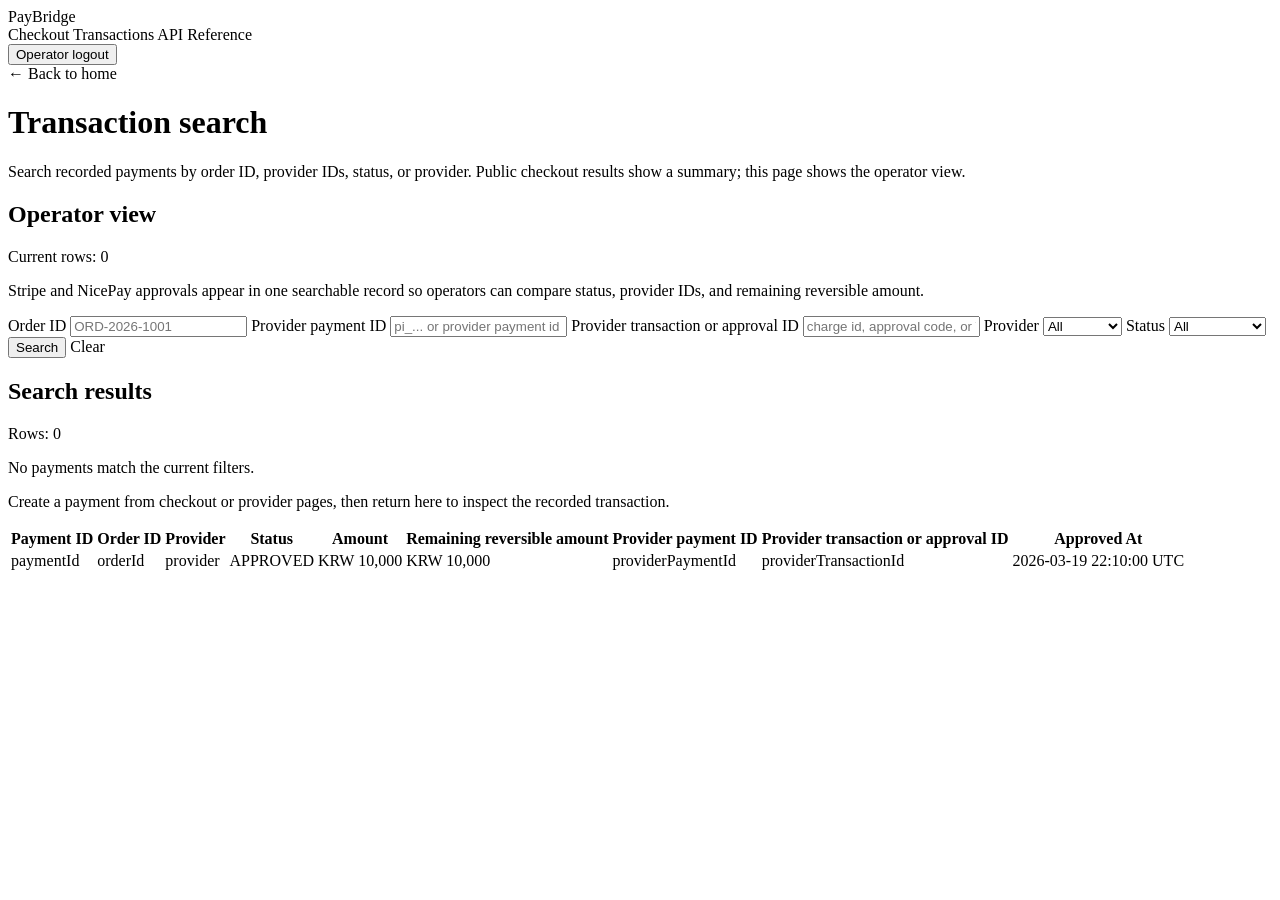
<file: src/main/resources/templates/payment/ops-search.html>
<!DOCTYPE html>
<html lang="en" xmlns:th="http://www.thymeleaf.org">
<head>
    <meta charset="UTF-8">
    <meta name="viewport" content="width=device-width, initial-scale=1.0">
    <title>PayBridge</title>
    <link rel="stylesheet" th:href="@{/css/app.css}">
    <script defer th:src="@{/js/app.js}"></script>
</head>
<body class="page-transactions">
<div class="page-shell page-shell--narrow">
    <nav class="top-nav top-nav--inner">
        <a class="top-nav__brand" th:href="@{/}">PayBridge</a>
        <div class="top-nav__links">
            <a th:href="@{/checkout}">Checkout</a>
            <a th:if="${operatorAuthenticated}" th:href="@{/ops/transactions/search}">Transactions</a>
            <a th:if="${apiReferenceEnabled}" th:href="@{/swagger-ui/index.html}">API Reference</a>
            <form class="top-nav__logout-form" th:action="@{/operator/logout}" method="post">
                <button class="top-nav__logout-button" type="submit">Operator logout</button>
            </form>
        </div>
    </nav>

    <header class="section-hero">
        <a class="back-link" th:href="@{/}">← Back to home</a>
        <h1>Transaction search</h1>
        <p class="muted">Search recorded payments by order ID, provider IDs, status, or provider. Public checkout results show a summary; this page shows the operator view.</p>
    </header>

    <section class="card card--wide card--soft">
        <div class="table-header">
            <h2>Operator view</h2>
            <span class="muted" th:text="'Current rows: ' + ${resultCount}">Current rows: 0</span>
        </div>
        <p class="muted">Stripe and NicePay approvals appear in one searchable record so operators can compare status, provider IDs, and remaining reversible amount.</p>
    </section>

    <section class="card card--wide">
        <form method="get" th:action="@{/ops/transactions/search}" class="search-form">
            <div class="form-grid">
                <label>
                    <span>Order ID</span>
                    <input type="text" name="orderId" th:value="${criteria.orderId()} ?: ''" placeholder="ORD-2026-1001">
                </label>
                <label>
                    <span>Provider payment ID</span>
                    <input type="text" name="providerPaymentId" th:value="${criteria.providerPaymentId()} ?: ''" placeholder="pi_... or provider payment id">
                </label>
                <label>
                    <span>Provider transaction or approval ID</span>
                    <input type="text" name="providerTransactionId" th:value="${criteria.providerTransactionId()} ?: ''" placeholder="charge id, approval code, or TID">
                </label>
                <label>
                    <span>Provider</span>
                    <select name="provider">
                        <option value="">All</option>
                        <option th:each="providerOption : ${providers}"
                                th:value="${providerOption.name()}"
                                th:selected="${criteria.provider()} == ${providerOption}"
                                th:text="${providerOption.name()}">NICEPAY</option>
                    </select>
                </label>
                <label>
                    <span>Status</span>
                    <select name="status">
                        <option value="">All</option>
                        <option th:each="statusOption : ${statuses}"
                                th:value="${statusOption.name()}"
                                th:selected="${criteria.status()} == ${statusOption}"
                                th:text="${statusOption.name()}">APPROVED</option>
                    </select>
                </label>
            </div>
            <div class="actions actions--compact">
                <button class="button button--primary" type="submit">Search</button>
                <a class="button button--secondary" th:href="@{/ops/transactions/search}">Clear</a>
            </div>
        </form>
    </section>

    <section class="card card--wide">
        <div class="table-header">
            <h2>Search results</h2>
            <span class="muted" th:text="'Rows: ' + ${resultCount}">Rows: 0</span>
        </div>

        <div th:if="${results.isEmpty()}" class="empty-state">
            <p>No payments match the current filters.</p>
            <p class="muted">Create a payment from checkout or provider pages, then return here to inspect the recorded transaction.</p>
        </div>

        <div th:unless="${results.isEmpty()}" class="table-scroll">
            <table class="data-table">
                <thead>
                <tr>
                    <th>Payment ID</th>
                    <th>Order ID</th>
                    <th>Provider</th>
                    <th>Status</th>
                    <th>Amount</th>
                    <th>Remaining reversible amount</th>
                    <th>Provider payment ID</th>
                    <th>Provider transaction or approval ID</th>
                    <th>Approved At</th>
                </tr>
                </thead>
                <tbody>
                <tr th:each="row : ${results}">
                    <td><a class="inline-link" th:href="@{/payments/{paymentId}(paymentId=${row.paymentId()})}" th:text="${row.paymentId()}">paymentId</a></td>
                    <td th:text="${row.orderId()}">orderId</td>
                    <td><span class="status-pill" th:text="${row.provider()}">provider</span></td>
                    <td><span class="status-pill" th:text="${row.status()}">APPROVED</span></td>
                    <td th:text="${row.amountDisplay()}">KRW 10,000</td>
                    <td th:text="${row.reversibleAmountDisplay()}">KRW 10,000</td>
                    <td th:text="${row.providerPaymentId()}">providerPaymentId</td>
                    <td th:text="${row.providerTransactionId()}">providerTransactionId</td>
                    <td th:text="${row.approvedAtDisplay()}">2026-03-19 22:10:00 UTC</td>
                </tr>
                </tbody>
            </table>
        </div>
    </section>
</div>
</body>
</html>
</file>
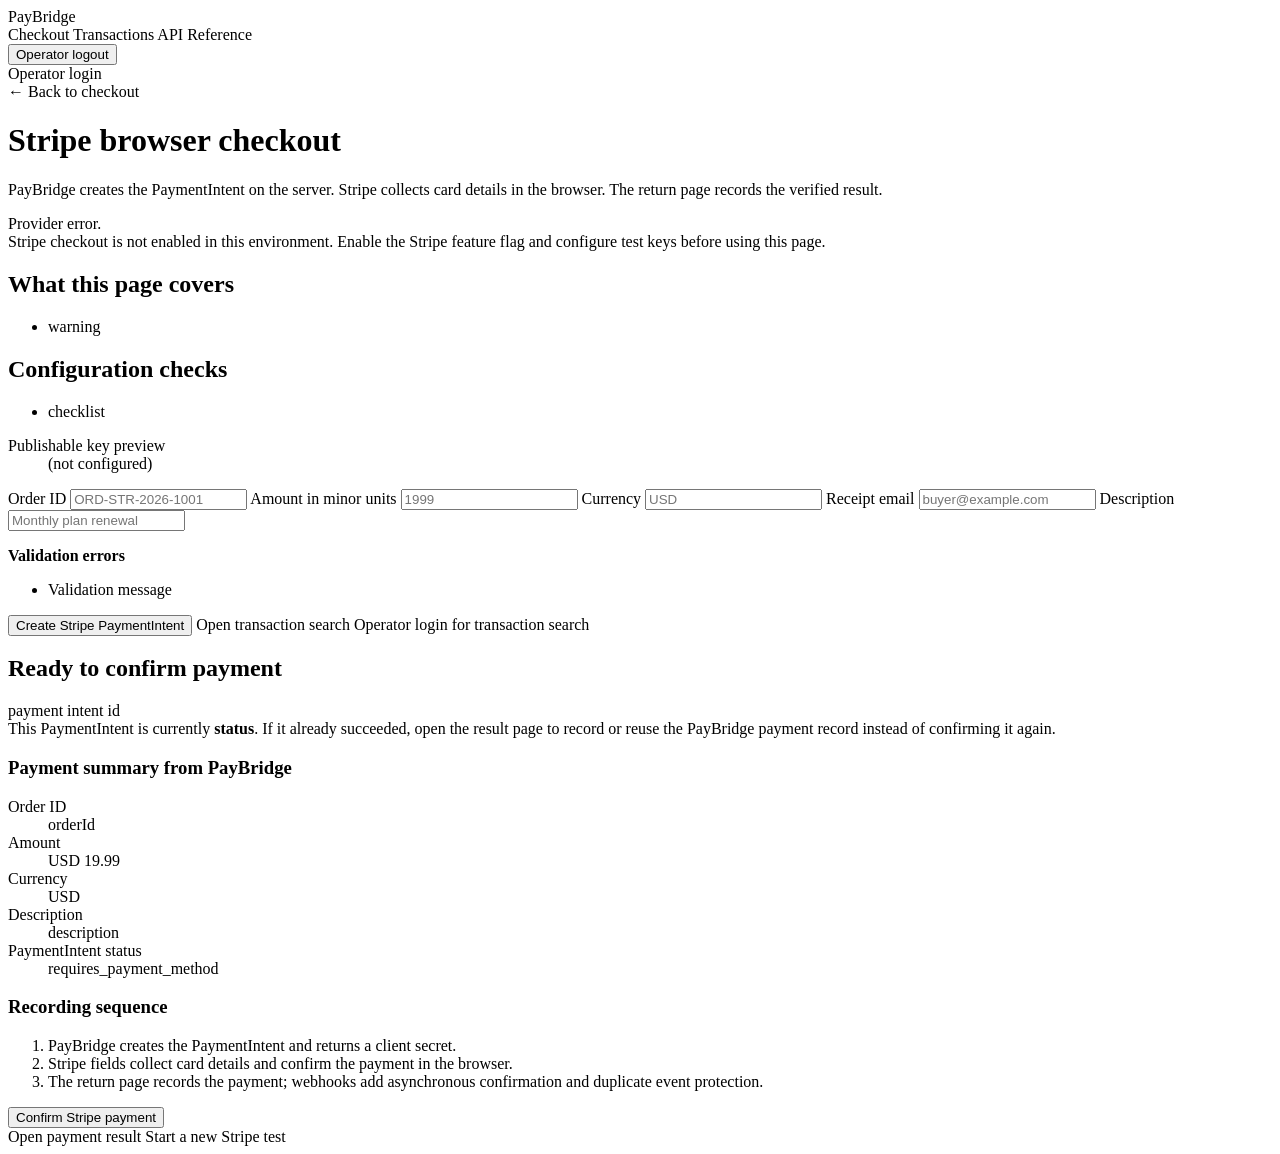
<file: src/main/resources/templates/payment/stripe-checkout.html>
<!DOCTYPE html>
<html lang="en" xmlns:th="http://www.thymeleaf.org">
<head>
    <meta charset="UTF-8">
    <meta name="viewport" content="width=device-width, initial-scale=1.0">
    <title>PayBridge</title>
    <link rel="stylesheet" th:href="@{/css/app.css}">
    <script defer th:src="@{/js/app.js}"></script>
</head>
<body>
<div class="page-shell page-shell--narrow">
    <nav class="top-nav top-nav--inner">
        <a class="top-nav__brand" th:href="@{/}">PayBridge</a>
        <div class="top-nav__links">
            <a th:href="@{/checkout}">Checkout</a>
            <a th:if="${operatorAuthenticated}" th:href="@{/ops/transactions/search}">Transactions</a>
            <a th:if="${apiReferenceEnabled}" th:href="@{/swagger-ui/index.html}">API Reference</a>
            <form th:if="${operatorAuthenticated}" class="top-nav__logout-form" th:action="@{/operator/logout}" method="post">
                <button class="top-nav__logout-button" type="submit">Operator logout</button>
            </form>
            <a th:unless="${operatorAuthenticated}" th:href="${operatorLoginUrl}">Operator login</a>
        </div>
    </nav>

    <header class="section-hero">
        <a class="back-link" th:href="@{/checkout}">← Back to checkout</a>
        <h1>Stripe browser checkout</h1>
        <p class="muted">PayBridge creates the PaymentIntent on the server. Stripe collects card details in the browser. The return page records the verified result.</p>
    </header>

    <div th:if="${submitError}" class="alert alert--error alert--dismissible" th:text="${submitError}">Provider error.</div>
    <div class="alert alert--info" th:if="${!stripeEnabled}">
        Stripe checkout is not enabled in this environment. Enable the Stripe feature flag and configure test keys before using this page.
    </div>

    <section class="card card--wide card--soft">
        <div class="detail-grid">
            <article>
                <h2>What this page covers</h2>
                <ul class="list">
                    <li th:each="warning : ${testWarnings}" th:text="${warning}">warning</li>
                </ul>
            </article>
            <article>
                <h2>Configuration checks</h2>
                <ul class="list">
                    <li th:each="item : ${providerChecklist}" th:text="${item}">checklist</li>
                </ul>
                <dl class="definition-list definition-list--single">
                    <dt>Publishable key preview</dt>
                    <dd class="mono" th:text="${publishableKeyPreview}">(not configured)</dd>
                </dl>
            </article>
        </div>
    </section>

    <section class="card card--wide">
        <form th:action="@{/payments/stripe/payment-intent}" th:object="${form}" method="post">
            <div class="form-grid">
                <label>
                    <span>Order ID</span>
                    <input type="text" th:field="*{orderId}" placeholder="ORD-STR-2026-1001">
                </label>
                <label>
                    <span>Amount in minor units</span>
                    <input type="number" th:field="*{amountMinor}" min="50" step="1" placeholder="1999">
                </label>
                <label>
                    <span>Currency</span>
                    <input type="text" th:field="*{currency}" maxlength="3" placeholder="USD">
                </label>
                <label>
                    <span>Receipt email</span>
                    <input type="email" th:field="*{customerEmail}" placeholder="buyer@example.com">
                </label>
                <label class="form-grid__full">
                    <span>Description</span>
                    <input type="text" th:field="*{description}" placeholder="Monthly plan renewal">
                </label>
            </div>

            <div class="validation-summary" th:if="${#fields.hasAnyErrors()}">
                <p class="muted"><strong>Validation errors</strong></p>
                <ul class="list">
                    <li th:each="error : ${#fields.errors('*')}" th:text="${error}">Validation message</li>
                </ul>
            </div>

            <div class="actions">
                <button class="button button--primary" type="submit">Create Stripe PaymentIntent</button>
                <a class="button button--secondary" th:if="${operatorAuthenticated}" th:href="@{/ops/transactions/search}">Open transaction search</a>
                <a class="button button--secondary" th:unless="${operatorAuthenticated}" th:href="${operatorLoginUrl}">Operator login for transaction search</a>
            </div>
        </form>
    </section>

    <section class="card card--wide" th:if="${checkout != null}">
        <div class="table-header">
            <h2 th:text="${checkout.confirmationRequired()} ? 'Ready to confirm payment' : 'PaymentIntent is not awaiting browser confirmation'">Ready to confirm payment</h2>
            <span class="muted" th:text="'PaymentIntent: ' + ${checkout.paymentIntentId()}">payment intent id</span>
        </div>

        <div class="alert alert--info" th:unless="${checkout.confirmationRequired()}">
            This PaymentIntent is currently <strong th:text="${checkout.paymentIntentStatus()}">status</strong>.
            If it already succeeded, open the result page to record or reuse the PayBridge payment record instead of confirming it again.
        </div>

        <div class="detail-grid">
            <article>
                <h3>Payment summary from PayBridge</h3>
                <dl class="definition-list">
                    <dt>Order ID</dt><dd th:text="${checkout.orderId()}">orderId</dd>
                    <dt>Amount</dt><dd th:text="${checkout.amountDisplay()}">USD 19.99</dd>
                    <dt>Currency</dt><dd th:text="${checkout.currency()}">USD</dd>
                    <dt>Description</dt><dd th:text="${checkout.description()}">description</dd>
                    <dt>PaymentIntent status</dt><dd th:text="${checkout.paymentIntentStatus()}">requires_payment_method</dd>
                </dl>
            </article>
            <article>
                <h3>Recording sequence</h3>
                <ol class="list list--ordered">
                    <li>PayBridge creates the PaymentIntent and returns a client secret.</li>
                    <li>Stripe fields collect card details and confirm the payment in the browser.</li>
                    <li>The return page records the payment; webhooks add asynchronous confirmation and duplicate event protection.</li>
                </ol>
            </article>
        </div>

        <form id="stripe-payment-form" class="stripe-form" th:if="${checkout.confirmationRequired()}" novalidate>
            <div id="payment-element" class="stripe-element-shell"></div>
            <p id="stripe-payment-message" class="stripe-message" aria-live="polite"></p>
            <div class="actions actions--compact">
                <button id="stripe-confirm-button" class="button button--primary" type="submit">Confirm Stripe payment</button>
            </div>
        </form>

        <div class="actions actions--compact" th:unless="${checkout.confirmationRequired()}">
            <a class="button button--primary" th:href="@{/payments/stripe/return(payment_intent=${checkout.paymentIntentId()})}">Open payment result</a>
            <a class="button button--secondary" th:href="@{/payments/stripe/checkout}">Start a new Stripe test</a>
        </div>

        <div id="stripe-config"
             th:if="${checkout.confirmationRequired()}"
             th:data-publishable-key="${stripePublishableKey}"
             th:data-client-secret="${checkout.clientSecret()}"
             th:data-payment-status="${checkout.paymentIntentStatus()}"
             th:data-return-url="${returnUrl}"></div>
        <script th:if="${checkout.confirmationRequired()}" src="https://js.stripe.com/v3/"></script>
        <script th:if="${checkout.confirmationRequired()}" defer th:src="@{/js/stripe-checkout.js}"></script>
    </section>
</div>
</body>
</html>
</file>
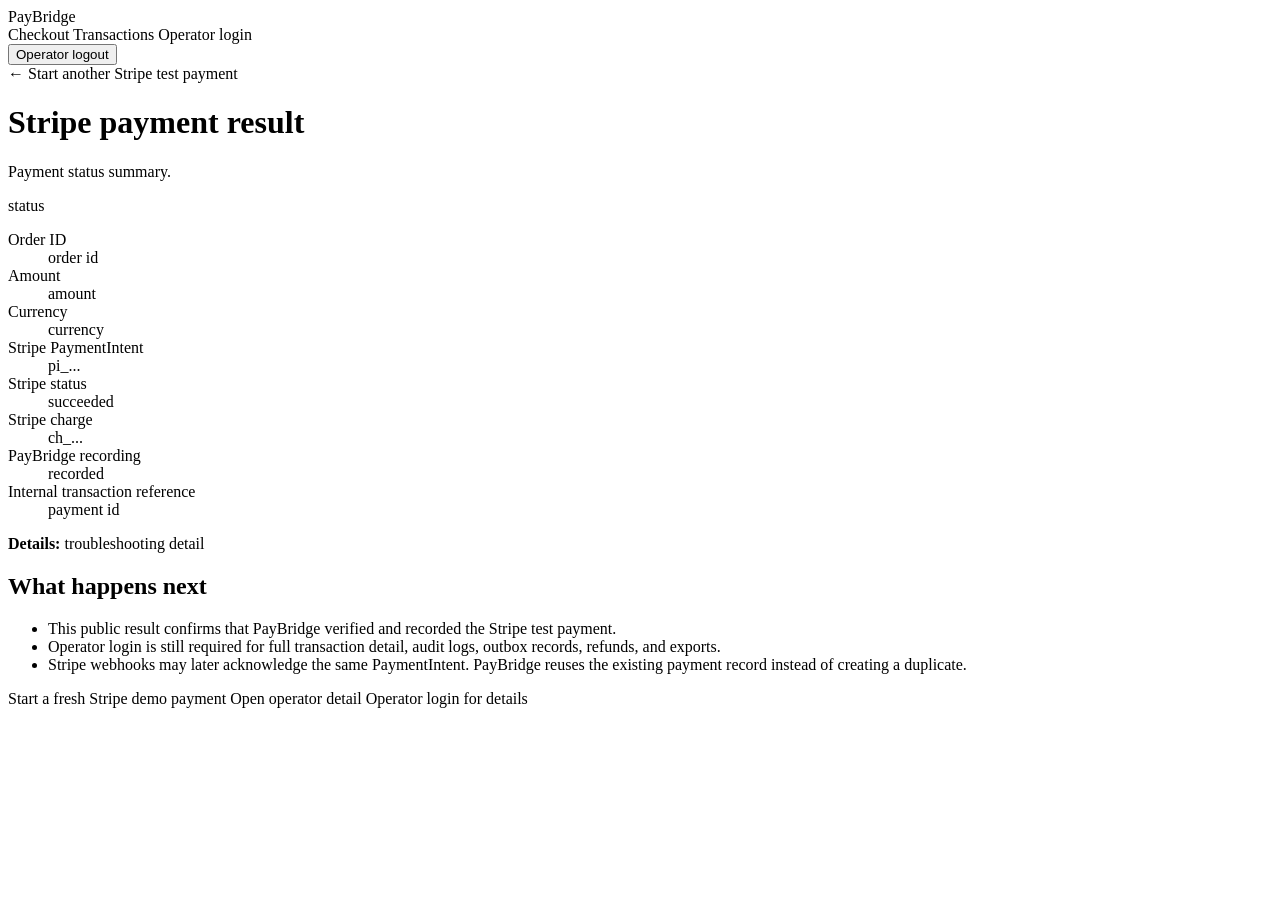
<file: src/main/resources/templates/payment/stripe-result.html>
<!DOCTYPE html>
<html lang="en" xmlns:th="http://www.thymeleaf.org">
<head>
    <meta charset="UTF-8">
    <meta name="viewport" content="width=device-width, initial-scale=1.0">
    <title>PayBridge</title>
    <link rel="stylesheet" th:href="@{/css/app.css}">
    <script defer th:src="@{/js/app.js}"></script>
</head>
<body>
<div class="page-shell page-shell--narrow">
    <nav class="top-nav top-nav--inner">
        <a class="top-nav__brand" th:href="@{/}">PayBridge</a>
        <div class="top-nav__links">
            <a th:href="@{/checkout}">Checkout</a>
            <a th:if="${operatorAuthenticated}" th:href="@{/ops/transactions/search}">Transactions</a>
            <a th:unless="${operatorAuthenticated}" th:href="${operatorLoginUrl}">Operator login</a>
            <form th:if="${operatorAuthenticated}" class="top-nav__logout-form" th:action="@{/operator/logout}" method="post">
                <button class="top-nav__logout-button" type="submit">Operator logout</button>
            </form>
        </div>
    </nav>

    <header class="section-hero">
        <a class="back-link" th:href="@{/payments/stripe/checkout}">← Start another Stripe test payment</a>
        <h1 th:text="${result.headline()}">Stripe payment result</h1>
        <p class="muted" th:text="${result.message()}">Payment status summary.</p>
    </header>

    <section class="card card--wide" th:classappend="${result.success()} ? 'card--soft' : ''">
        <div class="alert" th:classappend="${result.success()} ? ' alert--success' : ' alert--error'">
            <span th:text="${result.success()} ? 'Payment verification completed.' : 'Payment verification did not complete.'">status</span>
        </div>

        <dl class="definition-list">
            <div>
                <dt>Order ID</dt>
                <dd th:text="${result.orderId()} ?: 'n/a'">order id</dd>
            </div>
            <div>
                <dt>Amount</dt>
                <dd th:text="${result.amountDisplay()} ?: 'n/a'">amount</dd>
            </div>
            <div>
                <dt>Currency</dt>
                <dd th:text="${result.currency()} ?: 'n/a'">currency</dd>
            </div>
            <div>
                <dt>Stripe PaymentIntent</dt>
                <dd class="mono" th:text="${result.paymentIntentId()} ?: 'n/a'">pi_...</dd>
            </div>
            <div>
                <dt>Stripe status</dt>
                <dd th:text="${result.paymentStatus()} ?: 'n/a'">succeeded</dd>
            </div>
            <div th:if="${result.latestChargeId() != null}">
                <dt>Stripe charge</dt>
                <dd class="mono" th:text="${result.latestChargeId()}">ch_...</dd>
            </div>
            <div th:if="${result.success()}">
                <dt>PayBridge recording</dt>
                <dd th:text="${result.replayed()} ? 'Existing transaction reused' : 'New transaction recorded'">recorded</dd>
            </div>
            <div th:if="${result.success()}">
                <dt>Internal transaction reference</dt>
                <dd class="mono" th:text="${result.paymentId()}">payment id</dd>
            </div>
        </dl>

        <div class="alert alert--error" th:if="${!result.success() and result.troubleshootingDetail() != null}">
            <strong>Details:</strong>
            <span th:text="${result.troubleshootingDetail()}">troubleshooting detail</span>
        </div>

        <section class="card card--tight card--soft">
            <h2>What happens next</h2>
            <ul class="list">
                <li>This public result confirms that PayBridge verified and recorded the Stripe test payment.</li>
                <li>Operator login is still required for full transaction detail, audit logs, outbox records, refunds, and exports.</li>
                <li>Stripe webhooks may later acknowledge the same PaymentIntent. PayBridge reuses the existing payment record instead of creating a duplicate.</li>
            </ul>
        </section>

        <div class="actions">
            <a class="button button--primary" th:href="@{/payments/stripe/checkout}">Start a fresh Stripe demo payment</a>
            <a class="button button--secondary" th:if="${operatorAuthenticated and result.paymentId() != null}" th:href="@{/payments/{paymentId}(paymentId=${result.paymentId()})}">Open operator detail</a>
            <a class="button button--secondary" th:unless="${operatorAuthenticated}" th:href="${operatorLoginUrl}">Operator login for details</a>
        </div>
    </section>
</div>
</body>
</html>
</file>
